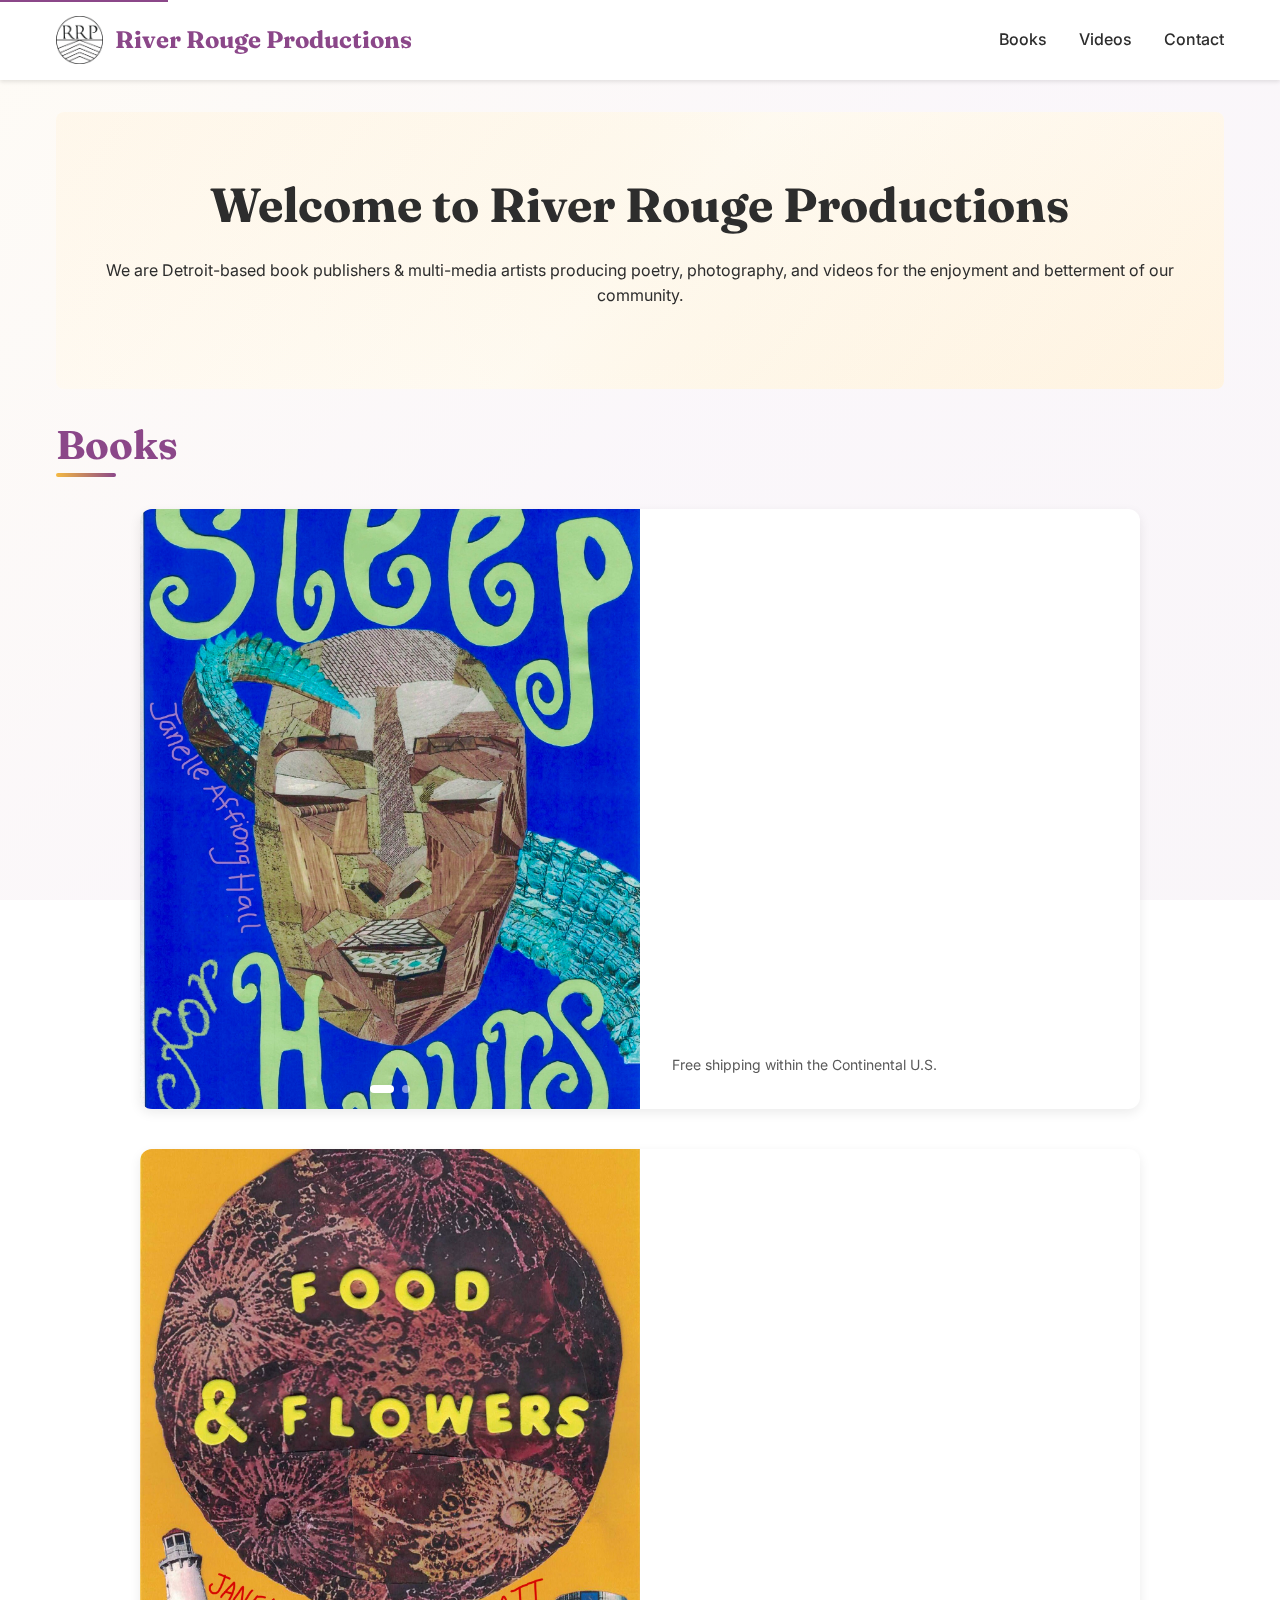
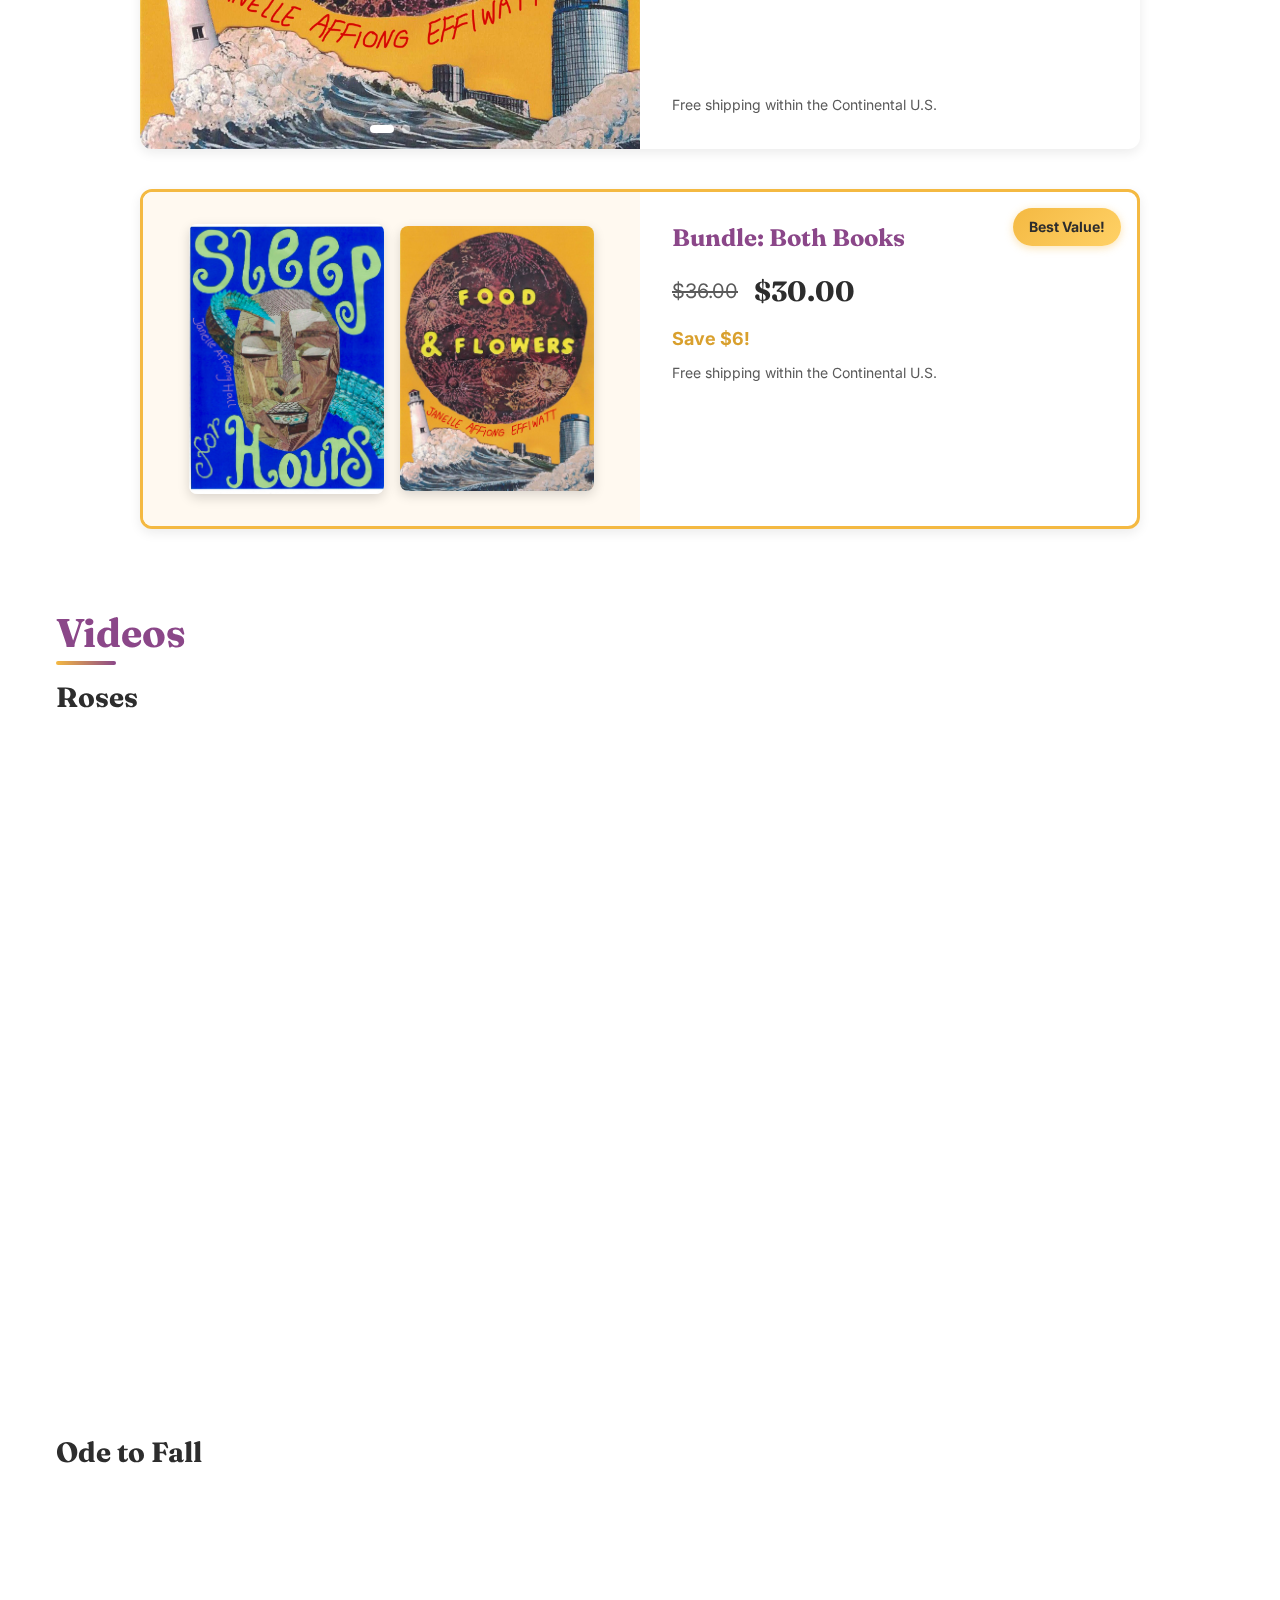
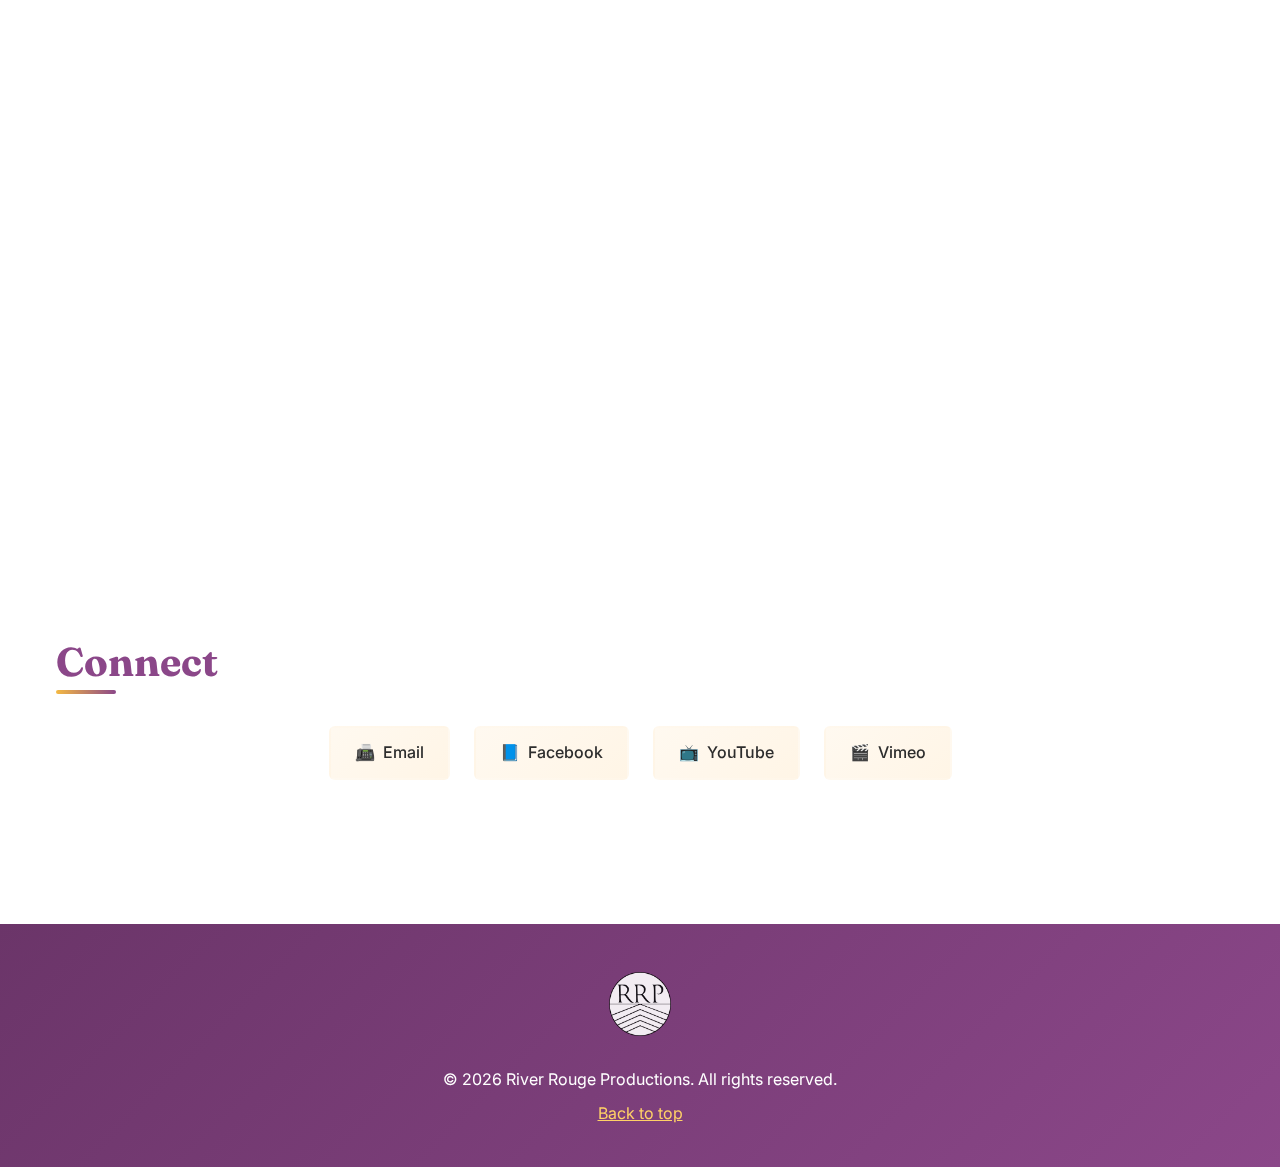
<file: index.html>
<!DOCTYPE html>
<html lang="en">
<head>
    <meta charset="UTF-8">
    <meta name="viewport" content="width=device-width, initial-scale=1.0">
    <meta name="description" content="River Rouge Productions is a Detroit-based book publisher & multi-media archive">
    <meta name="keywords" content="River Rouge, River Rouge Productions, book publisher, poetry, books, small press, media archive, photography, videography, film, cinema">
    <meta name="author" content="River Rouge Productions">

    <!-- Favicon -->
    <link rel="icon" type="image/png" sizes="32x32" href="/images/rrp-logo.png">
    <link rel="apple-touch-icon" sizes="180x180" href="/images/rrp-logo.png">
    
    
    <!-- Open Graph / Social Media Meta Tags -->
    <meta property="og:type" content="website">
    <meta property="og:url" content="https://riverrougeproductions.com/">
    <meta property="og:title" content="River Rouge Productions - Tagline">
    <meta property="og:description" content="Brief description for social sharing">
    <meta property="og:image" content="https://riverrougeproductions.com/images/rrp-logo.png">
    
    <title>River Rouge Productions</title>
    
    <!-- Google Fonts - High readability, unique character -->
    <link rel="preconnect" href="https://fonts.googleapis.com">
    <link rel="preconnect" href="https://fonts.gstatic.com" crossorigin>
    <link href="https://fonts.googleapis.com/css2?family=Inter:wght@400;500;600;700&family=Fraunces:ital,opsz,wght@0,9..144,600;0,9..144,700;1,9..144,600&display=swap" rel="stylesheet">
    
    <!-- Main Stylesheet -->
    <link rel="stylesheet" href="css/styles.css">

    <!-- PayPal SDK -->
    <script src="https://www.paypal.com/sdk/js?client-id=BAAbDHRhtsumU5ZHcJqY8kHP5CNHn9Su_RB0gDzOSZnNhoocFPkSs2VLtUcMSx3LQuBBa3vSh-lWkDLxoc&components=hosted-buttons&enable-funding=venmo&currency=USD"></script>
        
    <!-- Structured Data for SEO -->
    <script type="application/ld+json">
        {
        "@context": "https://schema.org",
        "@type": "LocalBusiness",
        "name": "River Rouge Productions",
        "description": "Detroit-based book publishers & multi-media artists producing poetry, photography, and videos.",
        "url": "https://riverrougeproductions.com",
        "email": "riverrougeproductions@protonmail.com",
        "sameAs": [
            "https://www.facebook.com/riverrougeproductions",
            "https://www.youtube.com/@RiverRougeProductions1881",
            "https://vimeo.com/riverrouge"
        ],
        "image": "https://riverrougeproductions.com/images/rrp-logo.png"
        }
    </script>
</head>
<body>
    <script>
        // Scroll-reactive gradient effect
        window.addEventListener('scroll', function() {
            if (window.scrollY > 100) {
                document.body.classList.add('scrolled');
            } else {
                document.body.classList.remove('scrolled');
            }
        });
    </script>
    
    <script>
        // Book Gallery Functionality
        document.addEventListener('DOMContentLoaded', function() {
            const bookCards = document.querySelectorAll('.book-card');
            
            bookCards.forEach(card => {
                const images = card.querySelectorAll('.gallery-image');
                const dots = card.querySelectorAll('.dot');
                const galleryImages = card.querySelector('.gallery-images');
                let currentIndex = 0;
                let startX = 0;
                let isDragging = false;
                
                // Dot click functionality
                dots.forEach((dot, index) => {
                    dot.addEventListener('click', () => {
                        showImage(index);
                    });
                });
                
                // Touch/swipe functionality for mobile
                galleryImages.addEventListener('touchstart', (e) => {
                    startX = e.touches[0].clientX;
                    isDragging = true;
                }, { passive: true });
                
                galleryImages.addEventListener('touchmove', (e) => {
                    if (!isDragging) return;
                }, { passive: true });
                
                galleryImages.addEventListener('touchend', (e) => {
                    if (!isDragging) return;
                    isDragging = false;
                    
                    const endX = e.changedTouches[0].clientX;
                    const diff = startX - endX;
                    
                    // Swipe threshold
                    if (Math.abs(diff) > 50) {
                        if (diff > 0) {
                            // Swiped left - next image
                            showImage((currentIndex + 1) % images.length);
                        } else {
                            // Swiped right - previous image
                            showImage((currentIndex - 1 + images.length) % images.length);
                        }
                    }
                });
                
                // Mouse drag for desktop
                galleryImages.addEventListener('mousedown', (e) => {
                    startX = e.clientX;
                    isDragging = true;
                    galleryImages.style.cursor = 'grabbing';
                });
                
                galleryImages.addEventListener('mousemove', (e) => {
                    if (!isDragging) return;
                });
                
                galleryImages.addEventListener('mouseup', (e) => {
                    if (!isDragging) return;
                    isDragging = false;
                    galleryImages.style.cursor = 'grab';
                    
                    const endX = e.clientX;
                    const diff = startX - endX;
                    
                    if (Math.abs(diff) > 50) {
                        if (diff > 0) {
                            showImage((currentIndex + 1) % images.length);
                        } else {
                            showImage((currentIndex - 1 + images.length) % images.length);
                        }
                    }
                });
                
                galleryImages.addEventListener('mouseleave', () => {
                    isDragging = false;
                    galleryImages.style.cursor = 'grab';
                });
                
                galleryImages.style.cursor = 'grab';
                
                function showImage(index) {
                    currentIndex = index;
                    
                    images.forEach((img, i) => {
                        if (i === index) {
                            img.classList.add('active');
                        } else {
                            img.classList.remove('active');
                        }
                    });
                    
                    dots.forEach((dot, i) => {
                        if (i === index) {
                            dot.classList.add('active');
                            dot.setAttribute('aria-selected', 'true');
                        } else {
                            dot.classList.remove('active');
                            dot.setAttribute('aria-selected', 'false');
                        }
                    });
                }
            });
        });
    </script>
    <!-- Skip to main content link for screen readers -->
    <a href="#main-content" class="skip-link">Skip to main content</a>
    
    <!-- Header & Navigation -->
    <header role="banner">
        <nav role="navigation" aria-label="Main navigation">
            <a href="/" class="logo" aria-label="River Rouge Productions">
                <img src="images/rrp-logo.png" alt="River Rouge Productions Logo" class="logo-image">
                <span class="logo-text">River Rouge Productions</span>
            </a>            
            <ul class="nav-links">
                <li><a href="#books">Books</a></li>
                <li><a href="#videos">Videos</a></li>
                <li><a href="#contact">Contact</a></li>
            </ul>
        </nav>
    </header>
    
    <!-- Main Content -->
    <main id="main-content" role="main">
        <!-- Hero Section -->
        <section class="hero">
            <h1>Welcome to River Rouge Productions</h1>
            <p>We are Detroit-based book publishers & multi-media artists producing poetry, photography, and videos for the enjoyment and betterment of our community.</p>
        </section>
        
        <!-- Books Section -->
        <section id="books">
            <h2>Books</h2>            
            <div class="books-grid">
                <!-- Book 1: Sleep for Hours -->
                <article class="book-card" itemscope itemtype="https://schema.org/Product">
                    <div class="book-gallery">
                        <div class="gallery-images">
                            <img src="images/sfh-cover.jpg" alt="Sleep for Hours book cover" class="gallery-image active" itemprop="image" loading="lazy">
                            <img src="images/sfh-back.jpg" alt="Sleep for Hours back cover" class="gallery-image" loading="lazy">
                        </div>
                        <div class="gallery-dots" role="tablist" aria-label="Book image gallery">
                            <button class="dot active" aria-label="View cover image" aria-selected="true" role="tab"></button>
                            <button class="dot" aria-label="View back cover" aria-selected="false" role="tab"></button>
                        </div>
                    </div>
                    
                    <div class="book-info">     
                        <div class="payment-buttons">
                            <div class="payment-buttons" itemprop="offers" itemscope itemtype="https://schema.org/Offer">
                                <meta itemprop="priceCurrency" content="USD">
                                <meta itemprop="availability" content="https://schema.org/InStock">    
                                <div id="paypal-container-FKPJ3N7UHMD7S"></div>
                                <p class="shipping-info">Free shipping within the Continental U.S.</p>
                                <script>
                                  paypal.HostedButtons({
                                    hostedButtonId: "FKPJ3N7UHMD7S",
                                  }).render("#paypal-container-FKPJ3N7UHMD7S")
                                </script>
                            </div>
                        </div>
                    </div>
                </article>
                
                <!-- Book 2: Food & Flowers -->
                <article class="book-card" itemscope itemtype="https://schema.org/Product">
                    <div class="book-gallery">
                        <div class="gallery-images">
                            <img src="images/ff-cover.jpeg" alt="Food & Flowers book cover" class="gallery-image active" itemprop="image" loading="lazy">
                            <img src="images/ff-back.jpeg" alt="Food & Flowers back cover" class="gallery-image" loading="lazy">
                        </div>
                        <div class="gallery-dots" role="tablist" aria-label="Book image gallery">
                            <button class="dot active" aria-label="View cover image" aria-selected="true" role="tab"></button>
                            <button class="dot" aria-label="View back cover" aria-selected="false" role="tab"></button>
                        </div>
                    </div>
                    
                    <div class="book-info">
                        <div class="payment-buttons" itemprop="offers" itemscope itemtype="https://schema.org/Offer">
                            <meta itemprop="priceCurrency" content="USD">
                            <meta itemprop="availability" content="https://schema.org/InStock">
                            <div id="paypal-container-RLRJMDDZPMXGW"></div>
                            <p class="shipping-info">Free shipping within the Continental U.S.</p>
                            <script>
                              paypal.HostedButtons({
                                hostedButtonId: "RLRJMDDZPMXGW",
                              }).render("#paypal-container-RLRJMDDZPMXGW")
                            </script>
                        </div>
                    </div>
                </article>
                
                <!-- Bundle: Both Books -->
                <article class="book-card bundle-card" itemscope itemtype="https://schema.org/Product">
                    <div class="bundle-images">
                        <img src="images/sfh-cover.jpg" alt="Sleep for Hours book cover" class="bundle-image" itemprop="image" loading="lazy">
                        <img src="images/ff-cover.jpeg" alt="Food & Flowers book cover" class="bundle-image" itemprop="image" loading="lazy">
                    </div>
                    
                    <div class="book-info">
                        <div class="bundle-badge">Best Value!</div>
                        <h3 itemprop="name">Bundle: Both Books</h3>
                        <div class="book-price" itemprop="offers" itemscope itemtype="https://schema.org/Offer">
                            <div class="price-comparison">
                                <span class="original-price">$36.00</span>
                                <span class="price" itemprop="price" content="30.00">$30.00</span>
                            </div>
                            <p class="savings">Save $6!</p>
                            <meta itemprop="priceCurrency" content="USD">
                            <meta itemprop="availability" content="https://schema.org/InStock">
                            <p class="shipping-info">Free shipping within the Continental U.S.</p>
                        </div>
                        
                        <div class="payment-buttons">
                            <div id="paypal-container-NT4KLCQW96BAG"></div>
                            <script>
                              paypal.HostedButtons({
                                hostedButtonId: "NT4KLCQW96BAG",
                              }).render("#paypal-container-NT4KLCQW96BAG")
                            </script>
                        </div>
                    </div>
                </article>
            </div>
        </section>
        
        <!-- Videos Section -->
        <section id="videos">
            <h2>Videos</h2>
            
            <!-- YouTube Embed Example -->
            <h3>Roses</h3>            
            <div class="video-container">
                <iframe 
                    src="https://www.youtube.com/embed/JbZQhXZjXaI?si=A2_tRjHz1neuSgw4"                    title="Video title for accessibility"
                    title="Roses, a poetry video"
                    allow="accelerometer; autoplay; clipboard-write; encrypted-media; gyroscope; picture-in-picture" 
                    allowfullscreen>
                </iframe>
            </div>
            <h3>Ode to Fall</h3>
            <div class="video-container">
                <iframe 
                    src="https://www.youtube.com/embed/ZGBAFLRmjyE?si=ufI5N_NLwFuAXaCJ" 
                    title="Ode to fall, a poetry video"
                    allow="accelerometer; autoplay; clipboard-write; encrypted-media; gyroscope; picture-in-picture" 
                    allowfullscreen>
                </iframe>
            </div>
        </section>
        
        <!-- Social Media Links -->
        <section id="contact">
            <h2>Connect</h2>
            <div class="social-links">
                <a href="mailto:riverrougeproductions@protonmail.com" target="_blank" rel="noopener noreferrer" aria-label="Email us">
                    <span aria-hidden="true">📠</span> Email
                </a>
                <a href="https://www.facebook.com/riverrougeproductions" target="_blank" rel="noopener noreferrer" aria-label="Visit our Facebook page">
                    <span aria-hidden="true">📘</span> Facebook
                </a>
                <a href="https://www.youtube.com/@RiverRougeProductions1881" target="_blank" rel="noopener noreferrer" aria-label="Visit our YouTube channel">
                    <span aria-hidden="true">📺</span> YouTube
                </a>
                <a href="https://vimeo.com/riverrouge" target="_blank" rel="noopener noreferrer" aria-label="Visit our Vimeo profile">
                    <span aria-hidden="true">🎬</span> Vimeo
                </a>
            </div>
        </section>
    </main>
    
    <!-- Footer -->
    <footer role="contentinfo">
        <div class="footer-logo">
            <img src="images/rrp-logo.png" alt="River Rouge Productions Logo">
        </div>
        <p>&copy; 2026 River Rouge Productions. All rights reserved.</p>
        <p>
            <a href="#main-content">Back to top</a>
        </p>
    </footer>
</body>
</html>
</file>
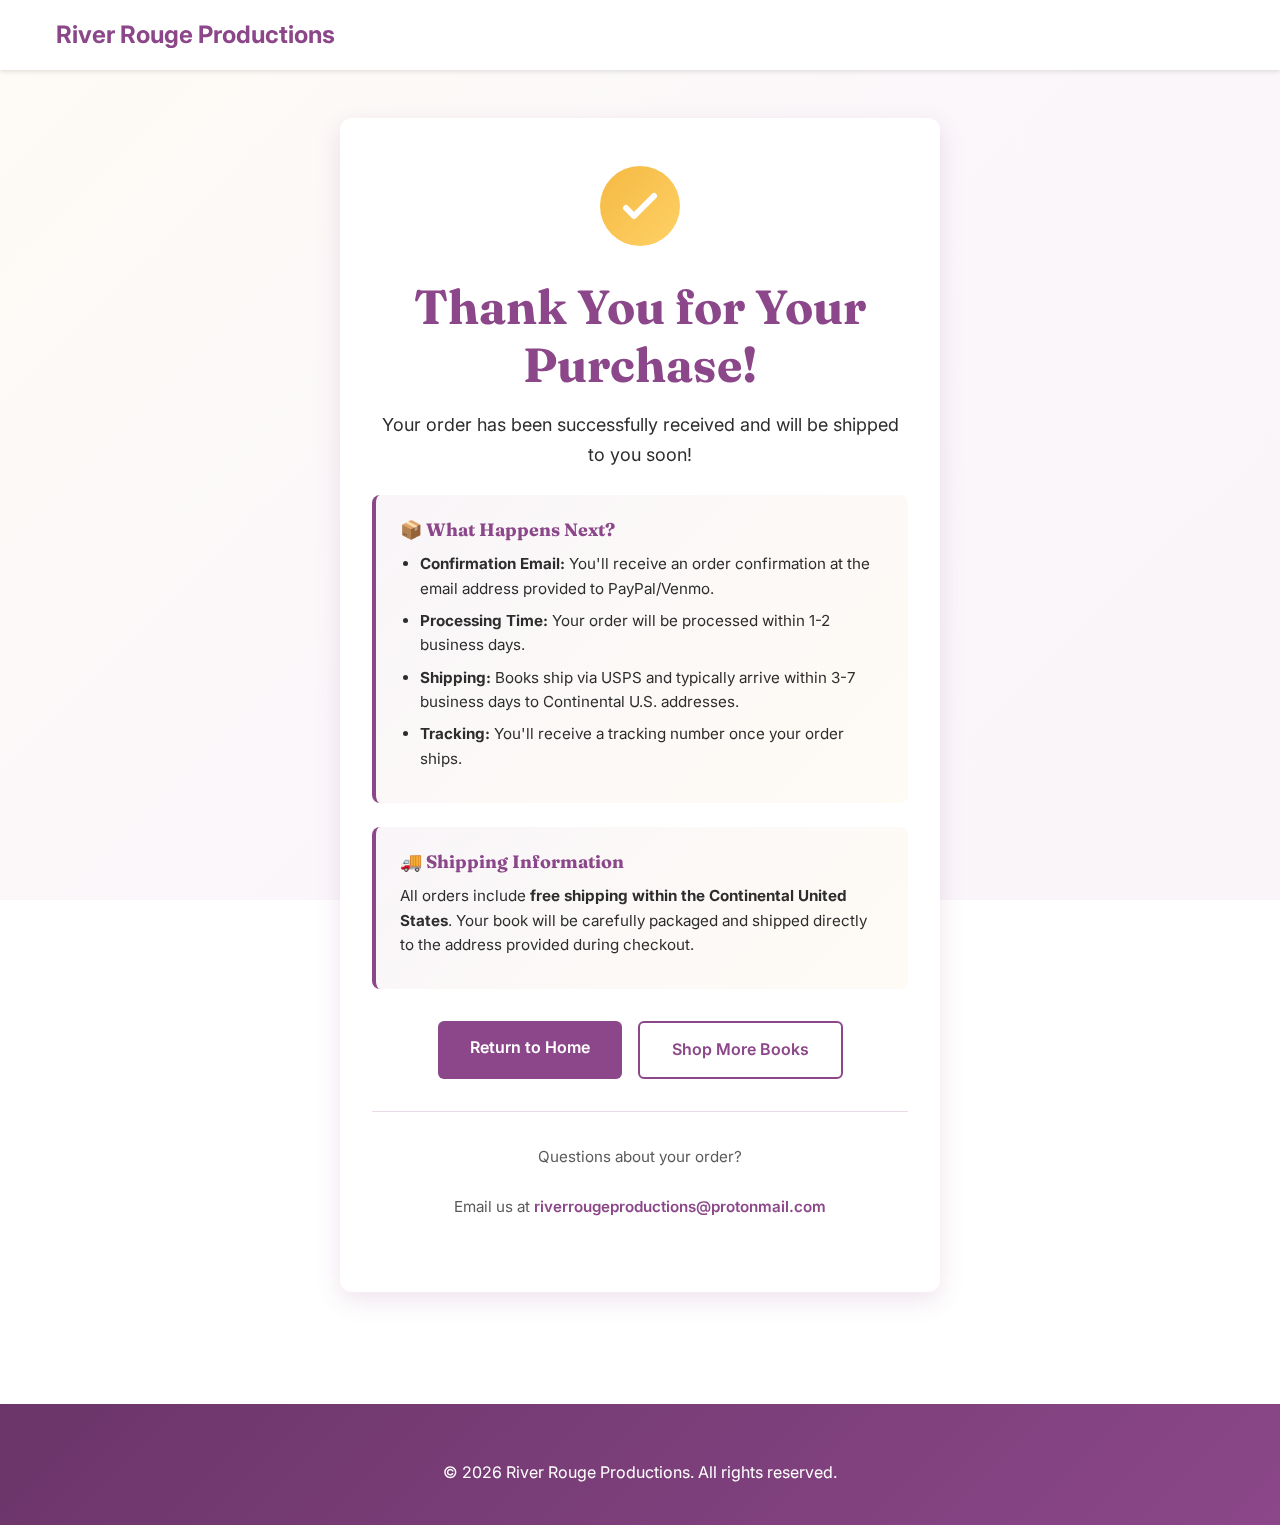
<file: thank-you.html>
<!DOCTYPE html>
<html lang="en">
<head>
    <meta charset="UTF-8">
    <meta name="viewport" content="width=device-width, initial-scale=1.0">
    <meta name="description" content="Thank you for your purchase">
    <meta name="robots" content="noindex, nofollow">
    <title>Thank You - Your Business Name</title>
    
    <!-- Google Fonts -->
    <link rel="preconnect" href="https://fonts.googleapis.com">
    <link rel="preconnect" href="https://fonts.gstatic.com" crossorigin>
    <link href="https://fonts.googleapis.com/css2?family=Inter:wght@400;500;600;700&family=Fraunces:ital,opsz,wght@0,9..144,600;0,9..144,700;1,9..144,600&display=swap" rel="stylesheet">
    
    <!-- Main Stylesheet -->
    <link rel="stylesheet" href="css/styles.css">
    
    <style>
        /* Additional styles specific to thank you page */
        .thank-you-container {
            min-height: 80vh;
            display: flex;
            align-items: center;
            justify-content: center;
            padding: 2rem 1rem;
        }
        
        .thank-you-content {
            max-width: 600px;
            text-align: center;
            background: var(--white);
            padding: 3rem 2rem;
            border-radius: 12px;
            box-shadow: 0 8px 24px rgba(139, 71, 137, 0.15);
        }
        
        .success-icon {
            width: 80px;
            height: 80px;
            margin: 0 auto 2rem;
            background: linear-gradient(135deg, var(--accent-color), var(--accent-light));
            border-radius: 50%;
            display: flex;
            align-items: center;
            justify-content: center;
            animation: scaleIn 0.5s ease;
        }
        
        @keyframes scaleIn {
            from {
                transform: scale(0);
                opacity: 0;
            }
            to {
                transform: scale(1);
                opacity: 1;
            }
        }
        
        .success-icon svg {
            width: 48px;
            height: 48px;
            color: var(--white);
        }
        
        .thank-you-content h1 {
            color: var(--primary-color);
            margin-bottom: 1rem;
            animation: fadeInUp 0.6s ease 0.2s both;
        }
        
        .thank-you-content p {
            color: var(--text-color);
            font-size: 1.125rem;
            line-height: 1.7;
            margin: 0 auto 1.5rem;
            animation: fadeInUp 0.6s ease 0.3s both;
        }
        
        @keyframes fadeInUp {
            from {
                opacity: 0;
                transform: translateY(20px);
            }
            to {
                opacity: 1;
                transform: translateY(0);
            }
        }
        
        .order-details {
            background: var(--light-bg);
            padding: 1.5rem;
            border-radius: 8px;
            margin: 2rem 0;
            text-align: left;
            animation: fadeInUp 0.6s ease 0.4s both;
        }
        
        .order-details h2 {
            font-size: 1.25rem;
            color: var(--primary-color);
            margin-bottom: 1rem;
        }
        
        .order-details p {
            margin: 0.5rem 0;
            font-size: 1rem;
        }
        
        .order-details strong {
            color: var(--text-color);
            font-weight: 600;
        }
        
        .info-box {
            background: linear-gradient(135deg, rgba(139, 71, 137, 0.05), rgba(244, 185, 66, 0.05));
            padding: 1.5rem;
            border-radius: 8px;
            border-left: 4px solid var(--primary-color);
            margin: 1.5rem 0;
            text-align: left;
            animation: fadeInUp 0.6s ease 0.5s both;
        }
        
        .info-box h3 {
            font-size: 1.125rem;
            color: var(--primary-color);
            margin-bottom: 0.75rem;
        }
        
        .info-box p {
            margin: 0.5rem 0;
            font-size: 0.95rem;
            line-height: 1.6;
        }
        
        .info-box ul {
            margin: 0.75rem 0 0 1.25rem;
            padding: 0;
        }
        
        .info-box li {
            margin: 0.5rem 0;
            font-size: 0.95rem;
        }
        
        .button-group {
            display: flex;
            gap: 1rem;
            justify-content: center;
            flex-wrap: wrap;
            margin-top: 2rem;
            animation: fadeInUp 0.6s ease 0.6s both;
        }
        
        .btn-primary {
            display: inline-block;
            background: var(--primary-color);
            color: white;
            padding: 0.875rem 2rem;
            text-decoration: none;
            border-radius: 6px;
            font-weight: 600;
            transition: all 0.3s;
        }
        
        .btn-primary:hover,
        .btn-primary:focus {
            background: var(--primary-dark);
            transform: translateY(-2px);
            box-shadow: 0 4px 12px rgba(139, 71, 137, 0.3);
            outline: 2px solid var(--primary-dark);
            outline-offset: 2px;
        }
        
        .btn-secondary {
            display: inline-block;
            background: transparent;
            color: var(--primary-color);
            padding: 0.875rem 2rem;
            text-decoration: none;
            border-radius: 6px;
            font-weight: 600;
            border: 2px solid var(--primary-color);
            transition: all 0.3s;
        }
        
        .btn-secondary:hover,
        .btn-secondary:focus {
            background: var(--primary-color);
            color: white;
            transform: translateY(-2px);
            outline: 2px solid var(--primary-color);
            outline-offset: 2px;
        }
        
        .contact-info {
            margin-top: 2rem;
            padding-top: 2rem;
            border-top: 1px solid rgba(139, 71, 137, 0.2);
            animation: fadeInUp 0.6s ease 0.7s both;
        }
        
        .contact-info p {
            font-size: 0.95rem;
            color: var(--text-light);
        }
        
        .contact-info a {
            color: var(--primary-color);
            text-decoration: none;
            font-weight: 600;
            transition: color 0.3s;
        }
        
        .contact-info a:hover,
        .contact-info a:focus {
            color: var(--primary-dark);
            text-decoration: underline;
        }
    </style>
</head>
<body>
    <!-- Header (simplified for thank you page) -->
    <header role="banner">
        <nav role="navigation" aria-label="Main navigation">
            <a href="/" class="logo" aria-label="River Rouge Productions">River Rouge Productions</a>
        </nav>
    </header>
    
    <main role="main">
        <div class="thank-you-container">
            <div class="thank-you-content">
                <!-- Success Icon -->
                <div class="success-icon" aria-hidden="true">
                    <svg xmlns="http://www.w3.org/2000/svg" fill="none" viewBox="0 0 24 24" stroke="currentColor">
                        <path stroke-linecap="round" stroke-linejoin="round" stroke-width="3" d="M5 13l4 4L19 7" />
                    </svg>
                </div>
                
                <!-- Main Thank You Message -->
                <h1>Thank You for Your Purchase!</h1>
                <p>Your order has been successfully received and will be shipped to you soon!</p>
                
                <!-- Order Details (will be populated if PDT is enabled) -->
                <div class="order-details" id="orderDetails" style="display: none;">
                    <h2>Order Summary</h2>
                    <p><strong>Transaction ID:</strong> <span id="txnId">—</span></p>
                    <p><strong>Amount Paid:</strong> <span id="amount">—</span></p>
                    <p><strong>Email:</strong> <span id="email">—</span></p>
                </div>
                
                <!-- What Happens Next -->
                <div class="info-box">
                    <h3>📦 What Happens Next?</h3>
                    <ul>
                        <li><strong>Confirmation Email:</strong> You'll receive an order confirmation at the email address provided to PayPal/Venmo.</li>
                        <li><strong>Processing Time:</strong> Your order will be processed within 1-2 business days.</li>
                        <li><strong>Shipping:</strong> Books ship via USPS and typically arrive within 3-7 business days to Continental U.S. addresses.</li>
                        <li><strong>Tracking:</strong> You'll receive a tracking number once your order ships.</li>
                    </ul>
                </div>
                
                <!-- Shipping Info -->
                <div class="info-box">
                    <h3>🚚 Shipping Information</h3>
                    <p>All orders include <strong>free shipping within the Continental United States</strong>. Your book will be carefully packaged and shipped directly to the address provided during checkout.</p>
                </div>
                
                <!-- Action Buttons -->
                <div class="button-group">
                    <a href="/" class="btn-primary">Return to Home</a>
                    <a href="/#books" class="btn-secondary">Shop More Books</a>
                </div>
                
                <!-- Contact Info -->
                <div class="contact-info">
                    <p>Questions about your order?</p>
                    <p>Email us at <a href="mailto:riverrougeproductions@protonmail.com">riverrougeproductions@protonmail.com</a></p>
                </div>
            </div>
        </div>
    </main>
    
    <!-- Footer -->
    <footer role="contentinfo">
        <p>&copy; 2026 River Rouge Productions. All rights reserved.</p>
    </footer>
    
    <!-- Script to handle PayPal PDT (Payment Data Transfer) -->
    <script>
        // Parse URL parameters to show order details if available
        document.addEventListener('DOMContentLoaded', function() {
            const urlParams = new URLSearchParams(window.location.search);
            
            // Check if PayPal returned transaction data
            const txnId = urlParams.get('tx') || urlParams.get('txn_id');
            const amount = urlParams.get('amt') || urlParams.get('mc_gross');
            const email = urlParams.get('payer_email') || urlParams.get('receiver_email');
            const status = urlParams.get('st') || urlParams.get('payment_status');
            
            // If we have transaction data, display it
            if (txnId) {
                document.getElementById('orderDetails').style.display = 'block';
                document.getElementById('txnId').textContent = txnId;
                
                if (amount) {
                    document.getElementById('amount').textContent = '$' + parseFloat(amount).toFixed(2);
                }
                
                if (email) {
                    document.getElementById('email').textContent = email;
                }
            }
            
            // Optional: Send confirmation to your analytics
            if (txnId && typeof gtag !== 'undefined') {
                gtag('event', 'purchase', {
                    transaction_id: txnId,
                    value: amount || 0,
                    currency: 'USD'
                });
            }
        });
    </script>
</body>
</html>
</file>
<file: css/styles.css>
/* ============================================
   BUSINESS WEBSITE - COMPLETE STYLESHEET
   ============================================ */

/* CSS Reset & Base Styles */
* {
    margin: 0;
    padding: 0;
    box-sizing: border-box;
}

/* CSS Variables - Color Scheme & Settings */
:root {
    /* Echinacea Purple Coneflower - Color-blind friendly purples */
    --primary-color: #8B4789;
    --primary-light: #A85FA6;
    --primary-dark: #6B3569;
    
    /* Sunflower Yellow - Color-blind friendly golds */
    --accent-color: #F4B942;
    --accent-light: #FFD166;
    --accent-dark: #D9A02E;
    
    /* Complementary colors for balance */
    --text-color: #2D2D2D;
    --text-light: #5A5A5A;
    --white: #ffffff;
    --light-bg: #FFF9F0;
    --gradient-start: #F4B942;
    --gradient-mid: #A85FA6;
    --gradient-end: #8B4789;
    --max-width: 1200px;
}

/* Base HTML & Body */
html {
    scroll-behavior: smooth;
}

body {
    font-family: 'Inter', -apple-system, BlinkMacSystemFont, 'Segoe UI', Roboto, sans-serif;
    line-height: 1.6;
    color: var(--text-color);
    font-size: 16px;
    position: relative;
    overflow-x: hidden;
}

/* Animated gradient background that responds to scroll */
body::before {
    content: '';
    position: fixed;
    top: 0;
    left: 0;
    width: 100%;
    height: 100%;
    background: linear-gradient(135deg, var(--gradient-start) 0%, var(--gradient-mid) 50%, var(--gradient-end) 100%);
    opacity: 0.05;
    z-index: -1;
    transition: opacity 0.3s ease;
}

@media (prefers-reduced-motion: no-preference) {
    body.scrolled::before {
        opacity: 0.08;
    }
}

/* Typography */
h1, h2, h3, h4, h5, h6 {
    font-family: 'Fraunces', Georgia, serif;
    font-weight: 700;
    margin-bottom: 1rem;
    line-height: 1.2;
}

h1 {
    font-size: clamp(2rem, 5vw, 3rem);
}

h2 {
    font-size: clamp(1.5rem, 4vw, 2.5rem);
    color: var(--primary-color);
    position: relative;
    padding-bottom: 0.5rem;
}

h2::after {
    content: '';
    position: absolute;
    bottom: 0;
    left: 0;
    width: 60px;
    height: 4px;
    background: linear-gradient(90deg, var(--accent-color), var(--primary-color));
    border-radius: 2px;
}

h3 {
    font-size: clamp(1.25rem, 3vw, 1.75rem);
}

p {
    margin-bottom: 1rem;
}

/* Skip to main content - accessibility */
.skip-link {
    position: absolute;
    top: -40px;
    left: 0;
    background: var(--primary-color);
    color: white;
    padding: 8px;
    text-decoration: none;
    z-index: 100;
}

.skip-link:focus {
    top: 0;
}

/* ============================================
   HEADER & NAVIGATION
   ============================================ */

header {
    background: var(--white);
    box-shadow: 0 2px 4px rgba(0,0,0,0.1);
    position: sticky;
    top: 0;
    z-index: 50;
}

nav {
    max-width: var(--max-width);
    margin: 0 auto;
    padding: 1rem;
    display: flex;
    justify-content: space-between;
    align-items: center;
    flex-wrap: wrap;
}

.logo {
    font-size: 1.5rem;
    font-weight: bold;
    color: var(--primary-color);
    text-decoration: none;
    display: flex;
    align-items: center;
    gap: 0.75rem;
}

.logo-image {
    height: 48px;
    width: auto;
    cursor: pointer;
}

.logo-text {
    font-family: 'Fraunces', Georgia, serif;
}

.nav-links {
    display: flex;
    gap: 2rem;
    list-style: none;
    flex-wrap: wrap;
}

.nav-links a {
    color: var(--text-color);
    text-decoration: none;
    font-weight: 500;
    transition: color 0.3s;
}

.nav-links a:hover,
.nav-links a:focus {
    color: var(--primary-color);
    outline: 2px solid var(--primary-color);
    outline-offset: 4px;
}

/* ============================================
   MAIN CONTENT
   ============================================ */

main {
    max-width: var(--max-width);
    margin: 0 auto;
    padding: 1rem;
}

section {
    margin: 1rem 0;
    padding: 1rem 0;
}

/* Hero Section */
.hero {
    text-align: center;
    padding: 4rem 1rem;
    background: linear-gradient(135deg, var(--light-bg) 0%, var(--white) 50%, #FFF5E6 100%);
    border-radius: 8px;
    position: relative;
    overflow: hidden;
}

.hero::before {
    content: '';
    position: absolute;
    top: -50%;
    left: -50%;
    width: 200%;
    height: 200%;
    background: radial-gradient(circle, var(--accent-color) 0%, transparent 70%);
    opacity: 0.1;
    animation: gradientShift 15s ease infinite;
}

@keyframes gradientShift {
    0%, 100% { transform: translate(0, 0) scale(1); }
    50% { transform: translate(10%, 10%) scale(1.1); }
}

.hero > * {
    position: relative;
    z-index: 1;
}

.hero h1 {
    margin-bottom: 1.5rem;
}

.hero p {
    text-align: center;
}

.cta-button {
    display: inline-block;
    background: var(--primary-color);
    color: white;
    padding: 1rem 2rem;
    text-decoration: none;
    border-radius: 6px;
    font-weight: 600;
    margin-top: 1rem;
    transition: background 0.3s, transform 0.2s;
}

.cta-button:hover,
.cta-button:focus {
    background: var(--primary-dark);
    transform: translateY(-2px);
    outline: 2px solid var(--primary-dark);
    outline-offset: 4px;
    box-shadow: 0 8px 16px rgba(139, 71, 137, 0.3);
}

/* ============================================
   IMAGE GALLERY
   ============================================ */

.gallery {
    display: grid;
    grid-template-columns: repeat(auto-fit, minmax(250px, 1fr));
    gap: 1.5rem;
    margin: 2rem 0;
}

.gallery-item {
    position: relative;
    overflow: hidden;
    border-radius: 8px;
    aspect-ratio: 4/3;
}

.gallery-item img {
    width: 100%;
    height: 100%;
    object-fit: cover;
    transition: transform 0.3s;
}

.gallery-item:hover img,
.gallery-item:focus-within img {
    transform: scale(1.05);
}

/* ============================================
   BOOKS SECTION
   ============================================ */

.books-grid {
    display: grid;
    grid-template-columns: repeat(auto-fit, minmax(300px, 1fr));
    gap: 3rem;
    margin: 2rem 0;
}

.book-card {
    background: var(--white);
    border-radius: 12px;
    overflow: hidden;
    box-shadow: 0 4px 12px rgba(0, 0, 0, 0.08);
    display: flex;
    flex-direction: column;
    transition: transform 0.3s, box-shadow 0.3s;
}

.book-card:hover {
    transform: translateY(-4px);
    box-shadow: 0 8px 24px rgba(139, 71, 137, 0.15);
}

/* Bundle Card Special Styling */
.bundle-card {
    border: 3px solid var(--accent-color);
    position: relative;
}

.bundle-badge {
    position: absolute;
    top: 16px;
    right: 16px;
    background: linear-gradient(135deg, var(--accent-color), var(--accent-light));
    color: var(--text-color);
    padding: 0.5rem 1rem;
    border-radius: 20px;
    font-weight: 700;
    font-size: 0.875rem;
    z-index: 10;
    box-shadow: 0 2px 8px rgba(244, 185, 66, 0.4);
}

.bundle-images {
    display: flex;
    background: var(--light-bg);
    padding: 2rem;
    gap: 1rem;
    justify-content: center;
    align-items: center;
    min-height: 300px;
}

.bundle-image {
    width: 45%;
    height: auto;
    object-fit: cover;
    border-radius: 8px;
    box-shadow: 0 4px 12px rgba(0, 0, 0, 0.15);
    transition: transform 0.3s;
}

.bundle-card:hover .bundle-image {
    transform: scale(1.05);
}

/* Book Gallery */
.book-gallery {
    position: relative;
    width: 100%;
    aspect-ratio: 3/4;
    overflow: hidden;
    background: var(--light-bg);
}

.gallery-images {
    position: relative;
    width: 100%;
    height: 100%;
    touch-action: pan-y pinch-zoom;
}

.gallery-image {
    position: absolute;
    top: 0;
    left: 0;
    width: 100%;
    height: 100%;
    object-fit: cover;
    opacity: 0;
    transition: opacity 0.5s ease;
    pointer-events: none;
}

.gallery-image.active {
    opacity: 1;
    pointer-events: auto;
}

/* Gallery Dots */
.gallery-dots {
    position: absolute;
    bottom: 16px;
    left: 50%;
    transform: translateX(-50%);
    display: flex;
    gap: 8px;
    z-index: 10;
}

.dot {
    width: 8px;
    height: 8px;
    border-radius: 50%;
    background: rgba(255, 255, 255, 0.5);
    border: none;
    cursor: pointer;
    transition: all 0.3s;
    padding: 0;
}

.dot:hover,
.dot:focus {
    background: rgba(255, 255, 255, 0.8);
    transform: scale(1.2);
    outline: 2px solid var(--white);
    outline-offset: 2px;
}

.dot.active {
    background: var(--white);
    width: 24px;
    border-radius: 4px;
}

/* Book Info Section */
.book-info {
    padding: 1.5rem;
    display: flex;
    flex-direction: column;
    gap: 1rem;
    flex: 1;
}

.book-info h3 {
    margin: 0;
    color: var(--primary-color);
    font-size: 1.5rem;
}

.book-price {
    display: flex;
    flex-direction: column;
    gap: 0.5rem;
}

.price {
    font-size: 1.75rem;
    font-weight: 700;
    color: var(--text-color);
    font-family: 'Fraunces', Georgia, serif;
}

.price-comparison {
    display: flex;
    align-items: center;
    gap: 1rem;
}

.original-price {
    font-size: 1.25rem;
    color: var(--text-light);
    text-decoration: line-through;
}

.savings {
    color: var(--accent-dark);
    font-weight: 700;
    font-size: 1.125rem;
    margin: 0.25rem 0 0 0;
}

.shipping-info {
    font-size: 0.875rem;
    color: var(--text-light);
    margin: 0;
}

/* Payment Buttons */
.payment-buttons {
    display: flex;
    flex-direction: column;
    gap: 0.75rem;
    margin-top: auto;
}

.paypal-btn,
.venmo-btn {
    display: flex;
    align-items: center;
    justify-content: center;
    gap: 0.5rem;
    padding: 0.875rem 1.5rem;
    border: none;
    border-radius: 6px;
    font-weight: 600;
    font-size: 1rem;
    cursor: pointer;
    transition: all 0.3s;
    font-family: inherit;
}

.paypal-btn {
    background: #0070ba;
    color: white;
}

.paypal-btn:hover,
.paypal-btn:focus {
    background: #005a94;
    transform: translateY(-2px);
    box-shadow: 0 4px 12px rgba(0, 112, 186, 0.3);
    outline: 2px solid #005a94;
    outline-offset: 2px;
}

.venmo-btn {
    background: #008CFF;
    color: white;
}

.venmo-btn:hover,
.venmo-btn:focus {
    background: #0074d9;
    transform: translateY(-2px);
    box-shadow: 0 4px 12px rgba(0, 140, 255, 0.3);
    outline: 2px solid #0074d9;
    outline-offset: 2px;
}

/* ============================================
   VIDEO SECTION
   ============================================ */

.video-container {
    position: relative;
    padding-bottom: 56.25%; /* 16:9 aspect ratio */
    height: 0;
    overflow: hidden;
    margin: 2rem 0;
    border-radius: 8px;
}

.video-container iframe {
    position: absolute;
    top: 0;
    left: 0;
    width: 100%;
    height: 100%;
    border: none;
}

/* ============================================
   SOCIAL MEDIA LINKS
   ============================================ */

.social-links {
    display: flex;
    gap: 1.5rem;
    justify-content: center;
    flex-wrap: wrap;
    margin: 2rem 0;
}

.social-links a {
    display: inline-flex;
    align-items: center;
    gap: 0.5rem;
    padding: 0.75rem 1.5rem;
    background: linear-gradient(135deg, var(--light-bg), #FFF5E6);
    color: var(--text-color);
    text-decoration: none;
    border-radius: 6px;
    font-weight: 500;
    transition: all 0.3s;
    border: 2px solid transparent;
}

.social-links a:hover,
.social-links a:focus {
    background: linear-gradient(135deg, var(--accent-color), var(--accent-light));
    color: var(--text-color);
    transform: translateY(-2px);
    outline: 2px solid var(--accent-dark);
    outline-offset: 4px;
    border-color: var(--accent-dark);
    box-shadow: 0 4px 12px rgba(244, 185, 66, 0.3);
}

/* ============================================
   FOOTER
   ============================================ */

footer {
    background: linear-gradient(135deg, var(--primary-dark) 0%, var(--primary-color) 100%);
    color: white;
    text-align: center;
    padding: 3rem 1rem 2rem;
    margin-top: 4rem;
}

.footer-logo {
    margin-bottom: 1.5rem;
}

.footer-logo img {
    height: 64px;
    width: auto;
    opacity: 0.9;
    transition: opacity 0.3s;
}

.footer-logo img:hover {
    opacity: 1;
}

footer p {
    margin: 0.5rem 0;
}

footer a {
    color: var(--accent-light);
    text-decoration: underline;
    transition: color 0.3s;
}

footer a:hover,
footer a:focus {
    color: var(--accent-color);
}

/* ============================================
   RESPONSIVE DESIGN
   ============================================ */

/* Desktop Layout - Books Section */
@media (min-width: 769px) {
    .books-grid {
        grid-template-columns: 1fr; /* Full width - one card per row */
        max-width: 1000px;
        margin: 2rem auto;
        gap: 2.5rem;
    }
    
    .book-card:not(.bundle-card) {
        flex-direction: row;
        min-height: 600px;
    }
    
    .book-gallery {
        width: 50%;
        aspect-ratio: auto;
        flex-shrink: 0;
    }
    
    .book-info {
        width: 50%;
        padding: 2rem;
    }
    
    /* Bundle card stays horizontal on desktop too */
    .bundle-card {
        flex-direction: row;
    }
    
    .bundle-images {
        width: 50%;
        flex-shrink: 0;
    }
}

/* Mobile Styles */
@media (max-width: 768px) {
    nav {
        flex-direction: column;
        gap: 1rem;
    }
    
    .nav-links {
        gap: 1rem;
        justify-content: center;
    }
    
    .gallery {
        grid-template-columns: 1fr;
    }
    
    .books-grid {
        grid-template-columns: 1fr;
        gap: 2rem;
    }
}

/* Print Styles */
@media print {
    header, footer, .social-links {
        display: none;
    }
}
</file>
